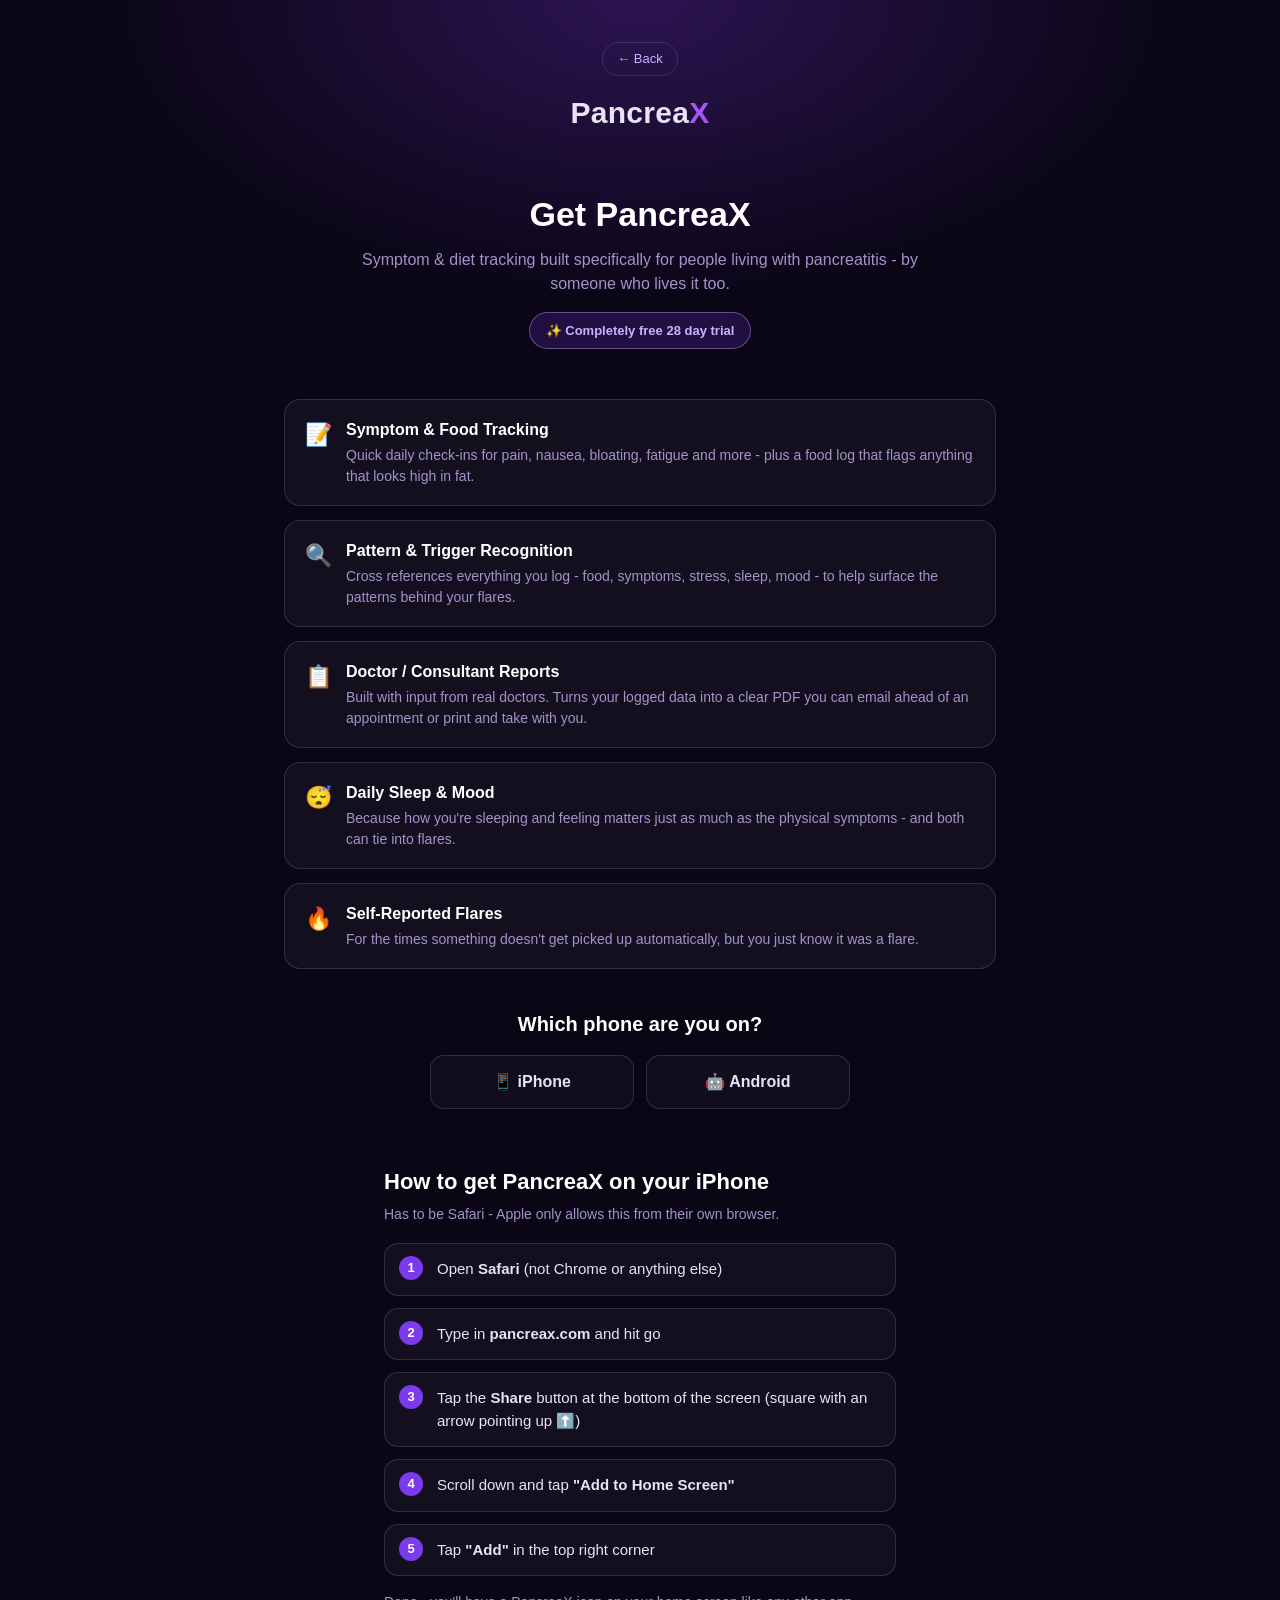
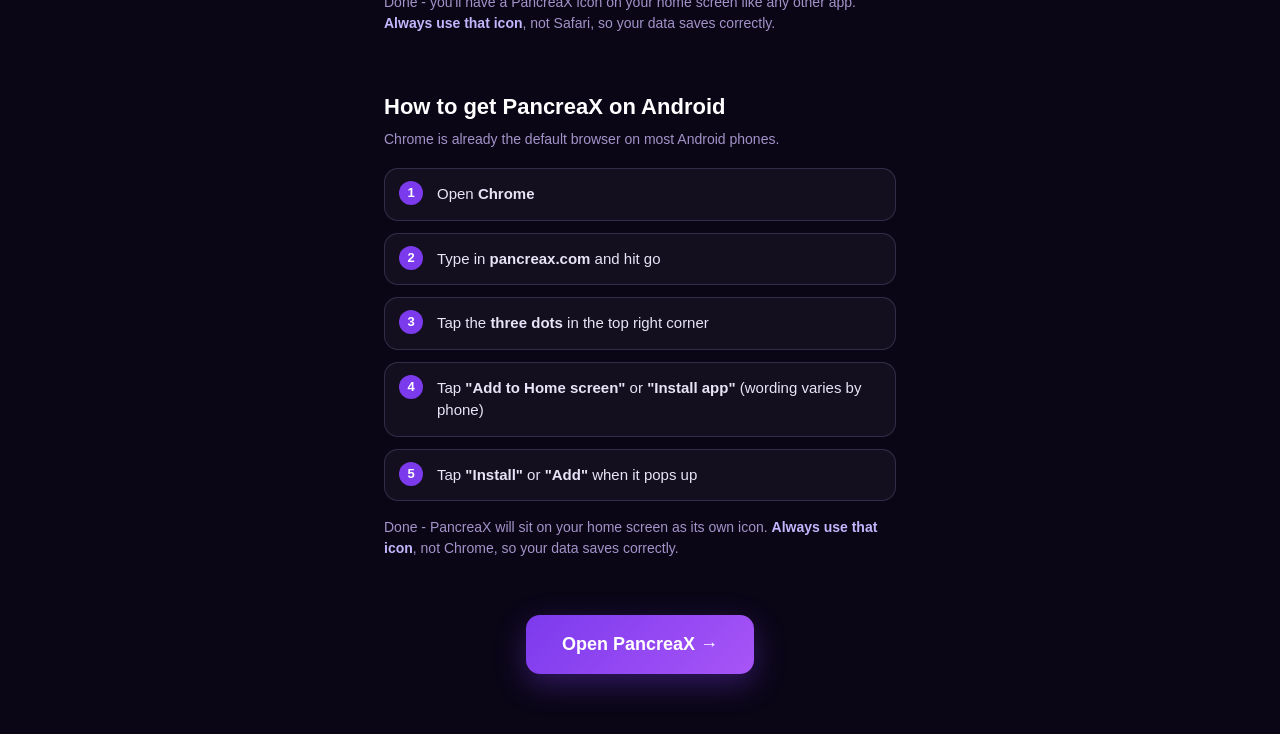
<file: download/index.html>
<!doctype html>
<html lang="en">
<head>
<meta charset="utf-8">
<meta name="viewport" content="width=device-width, initial-scale=1">
<title>Get PancreaX</title>
<meta name="description" content="Everything PancreaX does, and simple 5 step instructions to get it on your iPhone or Android - free 28 day trial.">
<link rel="icon" href="/favicon.ico">
<link rel="stylesheet" href="/style.css">
</head>
<body>

  <div class="topbar">
    <a class="back-link" href="/">← Back</a>
    <div class="logo" style="margin-top:14px;">Pancrea<span>X</span></div>
  </div>

  <div class="hero">
    <h1>Get PancreaX</h1>
    <p class="sub">Symptom &amp; diet tracking built specifically for people living with pancreatitis - by someone who lives it too.</p>
    <div class="trial-pill">✨ Completely free 28 day trial</div>
  </div>

  <div class="features">
    <div class="feature">
      <div class="f-icon">📝</div>
      <div>
        <h3>Symptom &amp; Food Tracking</h3>
        <p>Quick daily check-ins for pain, nausea, bloating, fatigue and more - plus a food log that flags anything that looks high in fat.</p>
      </div>
    </div>
    <div class="feature">
      <div class="f-icon">🔍</div>
      <div>
        <h3>Pattern &amp; Trigger Recognition</h3>
        <p>Cross references everything you log - food, symptoms, stress, sleep, mood - to help surface the patterns behind your flares.</p>
      </div>
    </div>
    <div class="feature">
      <div class="f-icon">📋</div>
      <div>
        <h3>Doctor / Consultant Reports</h3>
        <p>Built with input from real doctors. Turns your logged data into a clear PDF you can email ahead of an appointment or print and take with you.</p>
      </div>
    </div>
    <div class="feature">
      <div class="f-icon">😴</div>
      <div>
        <h3>Daily Sleep &amp; Mood</h3>
        <p>Because how you're sleeping and feeling matters just as much as the physical symptoms - and both can tie into flares.</p>
      </div>
    </div>
    <div class="feature">
      <div class="f-icon">🔥</div>
      <div>
        <h3>Self-Reported Flares</h3>
        <p>For the times something doesn't get picked up automatically, but you just know it was a flare.</p>
      </div>
    </div>
  </div>

  <div class="choose">
    <h2>Which phone are you on?</h2>
    <div class="btn-row">
      <a class="btn-outline" href="#iphone">📱 iPhone</a>
      <a class="btn-outline" href="#android">🤖 Android</a>
    </div>
  </div>

  <div id="iphone" class="steps-section">
    <h2>How to get PancreaX on your iPhone</h2>
    <p class="platform-note">Has to be Safari - Apple only allows this from their own browser.</p>
    <ol class="steps">
      <li>Open <strong>Safari</strong> (not Chrome or anything else)</li>
      <li>Type in <strong>pancreax.com</strong> and hit go</li>
      <li>Tap the <strong>Share</strong> button at the bottom of the screen (square with an arrow pointing up ⬆️)</li>
      <li>Scroll down and tap <strong>"Add to Home Screen"</strong></li>
      <li>Tap <strong>"Add"</strong> in the top right corner</li>
    </ol>
    <p class="done-note">Done - you'll have a PancreaX icon on your home screen like any other app. <strong>Always use that icon</strong>, not Safari, so your data saves correctly.</p>
  </div>

  <div id="android" class="steps-section">
    <h2>How to get PancreaX on Android</h2>
    <p class="platform-note">Chrome is already the default browser on most Android phones.</p>
    <ol class="steps">
      <li>Open <strong>Chrome</strong></li>
      <li>Type in <strong>pancreax.com</strong> and hit go</li>
      <li>Tap the <strong>three dots</strong> in the top right corner</li>
      <li>Tap <strong>"Add to Home screen"</strong> or <strong>"Install app"</strong> (wording varies by phone)</li>
      <li>Tap <strong>"Install"</strong> or <strong>"Add"</strong> when it pops up</li>
    </ol>
    <p class="done-note">Done - PancreaX will sit on your home screen as its own icon. <strong>Always use that icon</strong>, not Chrome, so your data saves correctly.</p>
  </div>

  <div class="final-cta">
    <a class="btn" href="https://pancreax.com">Open PancreaX →</a>
  </div>

</body>
</html>
</file>
<file: style.css>
/* PancreaX home.pancreax.com - shared styles */

* { margin: 0; padding: 0; box-sizing: border-box; }

:root {
  --bg-deep: #0a0616;
  --bg-mid: #1c0e3a;
  --bg-top: #2d1452;
  --accent: #7c3aed;
  --accent-light: #a855f7;
  --accent-pale: #c4b5fd;
  --text-body: #e9e3f7;
  --text-faint: #a393c9;
  --card-bg: rgba(255,255,255,0.04);
  --card-border: rgba(196,181,253,0.18);
}

html {
  scroll-behavior: smooth;
}

html, body {
  background: var(--bg-deep);
  color: var(--text-body);
  font-family: -apple-system, BlinkMacSystemFont, "Segoe UI", Roboto, Arial, sans-serif;
  min-height: 100%;
}

body {
  background:
    radial-gradient(ellipse 900px 500px at 50% 0%, var(--bg-top) 0%, transparent 60%),
    var(--bg-deep);
  line-height: 1.5;
}

a { color: inherit; text-decoration: none; }

img { max-width: 100%; display: block; }

.wrap {
  max-width: 1100px;
  margin: 0 auto;
  padding: 0 24px;
}

/* Top brand bar */
.topbar {
  padding: 28px 24px 8px;
  text-align: center;
}
.topbar .logo {
  font-size: 30px;
  font-weight: 800;
  letter-spacing: 0.3px;
}
.topbar .logo span { color: var(--accent-light); }
.topbar .tagline {
  margin-top: 4px;
  font-size: 14px;
  color: var(--text-faint);
  font-weight: 500;
}
.topbar .back-link {
  display: inline-block;
  margin-top: 14px;
  font-size: 13px;
  color: var(--accent-pale);
  border: 1px solid var(--card-border);
  padding: 6px 14px;
  border-radius: 999px;
}

/* Awareness banner */
.banner {
  max-width: 820px;
  margin: 18px auto 0;
  padding: 16px 22px;
  border-radius: 16px;
  background: linear-gradient(135deg, rgba(124,58,237,0.28), rgba(236,72,153,0.18));
  border: 1px solid rgba(196,181,253,0.35);
  text-align: center;
  display: none;
}
.banner.show { display: block; }
.banner .banner-msg {
  font-size: 17px;
  font-weight: 700;
  color: #fff;
}
.banner .banner-sub {
  margin-top: 4px;
  font-size: 13px;
  color: var(--accent-pale);
  font-weight: 500;
}

/* Hub split layout */
.split {
  display: flex;
  flex-direction: column;
  gap: 20px;
  padding: 36px 24px 60px;
  max-width: 1000px;
  margin: 0 auto;
}
@media (min-width: 820px) {
  .split { flex-direction: row; align-items: stretch; }
  .split > .card { flex: 1; }
}

.card {
  background: var(--card-bg);
  border: 1px solid var(--card-border);
  border-radius: 24px;
  padding: 36px 30px;
  display: flex;
  flex-direction: column;
  gap: 14px;
}
.card .icon {
  font-size: 40px;
  line-height: 1;
}
.card h2 {
  font-size: 26px;
  font-weight: 800;
  color: #fff;
}
.card p {
  font-size: 15px;
  color: var(--text-faint);
}
.card ul {
  list-style: none;
  margin: 4px 0 6px;
  display: flex;
  flex-direction: column;
  gap: 8px;
}
.card ul li {
  font-size: 14px;
  color: var(--text-body);
  padding-left: 22px;
  position: relative;
}
.card ul li::before {
  content: "●";
  position: absolute;
  left: 0;
  color: var(--accent-light);
  font-size: 10px;
  top: 6px;
}
.card .spacer { flex: 1; }

.btn {
  display: inline-block;
  text-align: center;
  padding: 14px 22px;
  border-radius: 14px;
  font-weight: 700;
  font-size: 16px;
  background: linear-gradient(135deg, var(--accent), var(--accent-light));
  color: #fff;
  box-shadow: 0 10px 30px rgba(124,58,237,0.35);
}
.btn.store {
  background: linear-gradient(135deg, #db2777, #a855f7);
  box-shadow: 0 10px 30px rgba(219,39,119,0.3);
}
.btn-row {
  display: flex;
  gap: 12px;
  flex-wrap: wrap;
}
.btn-outline {
  display: inline-flex;
  align-items: center;
  gap: 8px;
  padding: 14px 22px;
  border-radius: 14px;
  font-weight: 700;
  font-size: 16px;
  border: 1px solid var(--card-border);
  background: rgba(255,255,255,0.03);
  flex: 1;
  justify-content: center;
}

.sale-pill {
  align-self: flex-start;
  background: rgba(236,72,153,0.22);
  border: 1px solid rgba(236,72,153,0.5);
  color: #fbcfe8;
  font-size: 12px;
  font-weight: 800;
  letter-spacing: 0.4px;
  padding: 6px 12px;
  border-radius: 999px;
  text-transform: uppercase;
}

footer {
  text-align: center;
  padding: 30px 24px 50px;
  font-size: 13px;
  color: var(--text-faint);
}

/* Download page */
.hero {
  text-align: center;
  padding: 46px 24px 20px;
}
.hero h1 {
  font-size: 34px;
  font-weight: 800;
  color: #fff;
}
.hero p.sub {
  margin-top: 8px;
  font-size: 16px;
  color: var(--text-faint);
  max-width: 560px;
  margin-left: auto;
  margin-right: auto;
}
.trial-pill {
  display: inline-block;
  margin-top: 16px;
  background: rgba(124,58,237,0.2);
  border: 1px solid rgba(196,181,253,0.4);
  color: var(--accent-pale);
  font-size: 13px;
  font-weight: 700;
  padding: 8px 16px;
  border-radius: 999px;
}

.features {
  max-width: 760px;
  margin: 30px auto 10px;
  padding: 0 24px;
  display: flex;
  flex-direction: column;
  gap: 14px;
}
.feature {
  background: var(--card-bg);
  border: 1px solid var(--card-border);
  border-radius: 16px;
  padding: 18px 20px;
  display: flex;
  gap: 14px;
  align-items: flex-start;
}
.feature .f-icon { font-size: 22px; }
.feature h3 { font-size: 16px; color: #fff; margin-bottom: 3px; }
.feature p { font-size: 14px; color: var(--text-faint); }

.choose {
  max-width: 560px;
  margin: 40px auto 10px;
  padding: 0 24px;
  text-align: center;
}
.choose h2 { font-size: 20px; color: #fff; margin-bottom: 16px; }
.choose .btn-row { max-width: 420px; margin: 0 auto; }

.steps-section {
  max-width: 560px;
  margin: 56px auto 0;
  padding: 0 24px;
  scroll-margin-top: 20px;
}
.steps-section h2 {
  font-size: 22px;
  color: #fff;
  margin-bottom: 6px;
}
.steps-section .platform-note {
  font-size: 14px;
  color: var(--text-faint);
  margin-bottom: 18px;
}
.steps {
  list-style: none;
  counter-reset: step;
  display: flex;
  flex-direction: column;
  gap: 12px;
}
.steps li {
  counter-increment: step;
  background: var(--card-bg);
  border: 1px solid var(--card-border);
  border-radius: 14px;
  padding: 14px 16px 14px 52px;
  position: relative;
  font-size: 15px;
  color: var(--text-body);
}
.steps li::before {
  content: counter(step);
  position: absolute;
  left: 14px;
  top: 12px;
  width: 24px;
  height: 24px;
  border-radius: 50%;
  background: var(--accent);
  color: #fff;
  font-size: 13px;
  font-weight: 800;
  display: flex;
  align-items: center;
  justify-content: center;
}
.done-note {
  margin-top: 16px;
  font-size: 14px;
  color: var(--text-faint);
}
.done-note strong { color: var(--accent-pale); }

.final-cta {
  text-align: center;
  padding: 56px 24px 60px;
}
.final-cta a.btn {
  font-size: 18px;
  padding: 16px 36px;
}
</file>
